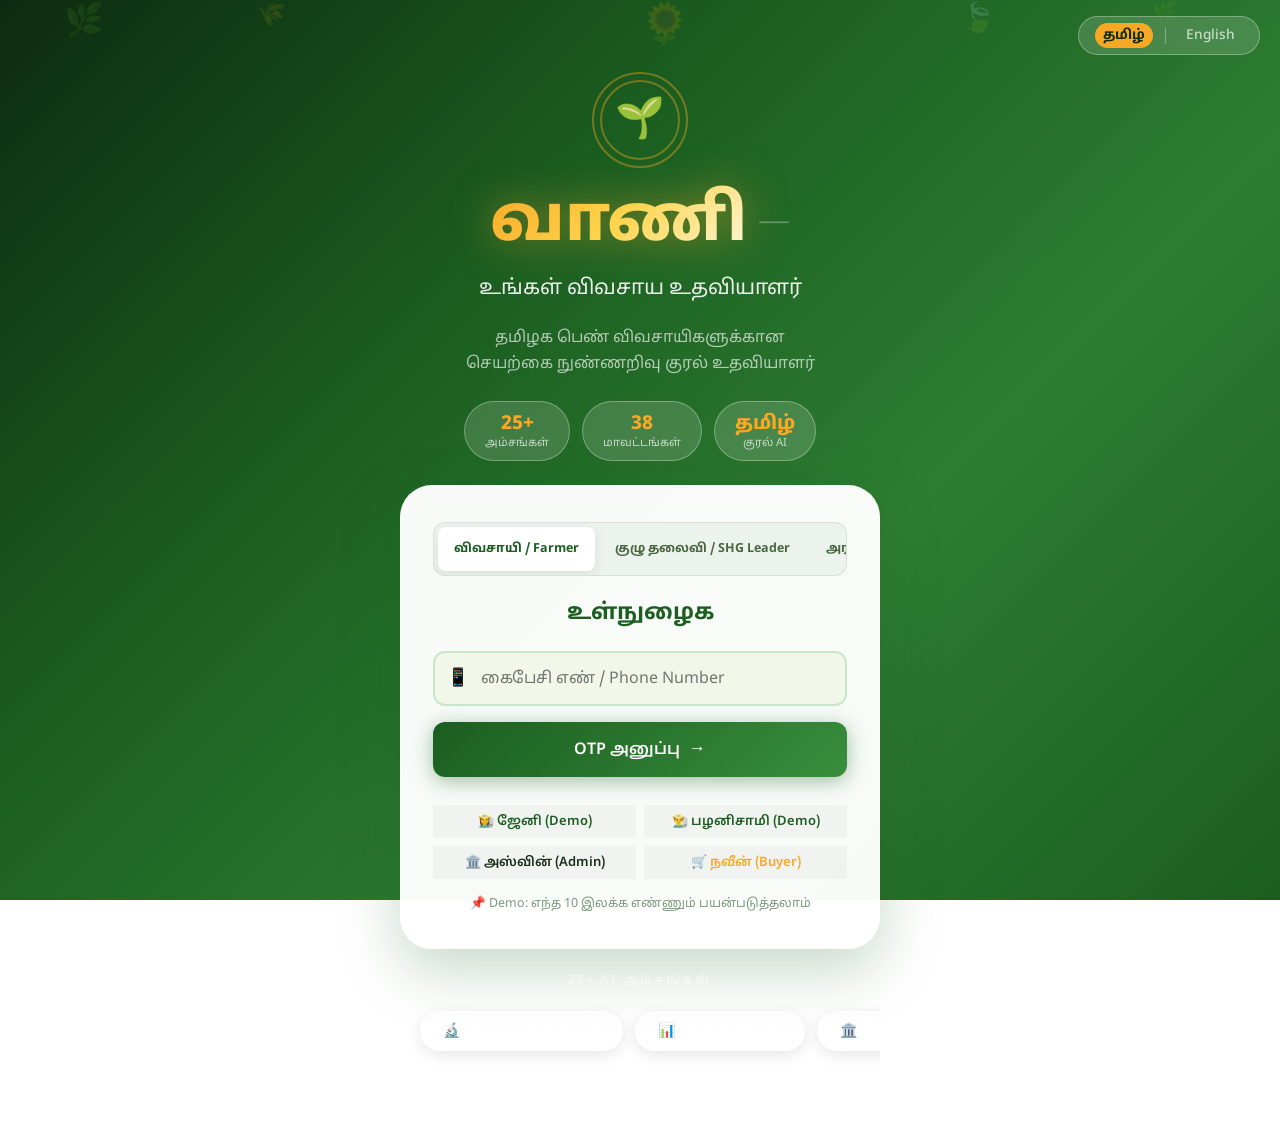
<file: frontend/index.html>
<!DOCTYPE html>
<html lang="ta">
<head>
  <meta charset="UTF-8" />
  <meta name="viewport" content="width=device-width, initial-scale=1.0" />
  <meta http-equiv="Content-Language" content="ta" />
  <title>வாணி — உங்கள் விவசாய உதவியாளர் | VAANI</title>
  <meta name="description" content="VAANI - Tamil Nadu women farmers' AI-powered voice assistant for crop disease, market prices, government schemes, and more.">
  <link rel="preconnect" href="https://fonts.googleapis.com" />
  <link rel="preconnect" href="https://fonts.gstatic.com" crossorigin />
  <link href="https://fonts.googleapis.com/css2?family=Noto+Sans+Tamil:wght@300;400;500;600;700;800&family=Inter:wght@300;400;500;600;700;800&display=swap" rel="stylesheet" />
  <link rel="stylesheet" href="style.css" />
</head>
<body class="landing-page">

  <!-- Animated background -->
  <div class="bg-animated">
    <div class="leaf leaf-1">🌿</div>
    <div class="leaf leaf-2">🌾</div>
    <div class="leaf leaf-3">🌻</div>
    <div class="leaf leaf-4">🍃</div>
    <div class="leaf leaf-5">🌿</div>
  </div>

  <!-- Language Toggle -->
  <div class="lang-toggle-bar">
    <div id="google_translate_element" style="display:none;"></div>
    <button id="lang-ta" class="lang-btn active" onclick="setLang('ta')">தமிழ்</button>
    <span class="lang-sep">|</span>
    <button id="lang-en" class="lang-btn" onclick="setLang('en')">English</button>
  </div>

  <!-- Hero Section -->
  <section class="hero">
    <div class="hero-content">
      <div class="vaani-logo-wrap">
        <div class="vaani-emblem">
          <span class="emblem-leaf">🌱</span>
          <div class="emblem-rings">
            <div class="ring ring-1"></div>
            <div class="ring ring-2"></div>
          </div>
        </div>
      </div>

      <h1 class="hero-title" id="hero-title">
        <span class="title-vaani">வாணி</span>
        <span class="title-divider">—</span>
        <span class="title-sub" id="title-sub">உங்கள் விவசாய உதவியாளர்</span>
      </h1>

      <p class="hero-tagline" id="hero-tagline">
        தமிழக பெண் விவசாயிகளுக்கான செயற்கை நுண்ணறிவு குரல் உதவியாளர்
      </p>

      <div class="hero-stats">
        <div class="stat-pill">
          <span class="stat-num">25+</span>
          <span class="stat-label" id="stat1">அம்சங்கள்</span>
        </div>
        <div class="stat-pill">
          <span class="stat-num">38</span>
          <span class="stat-label" id="stat2">மாவட்டங்கள்</span>
        </div>
        <div class="stat-pill">
          <span class="stat-num">தமிழ்</span>
          <span class="stat-label" id="stat3">குரல் AI</span>
        </div>
      </div>

      <!-- Login Card -->
      <div class="login-card glass-card" id="login-card">
        
        <!-- Role Toggle -->
        <div class="role-toggle">
          <button id="role-farmer" class="role-btn active" onclick="switchRole('farmer')">விவசாயி / Farmer</button>
          <button id="role-leader" class="role-btn" onclick="switchRole('leader')">குழு தலைவி / SHG Leader</button>
          <button id="role-govt" class="role-btn" onclick="switchRole('govt')">அரசு / Govt</button>
          <button id="role-buyer" class="role-btn" onclick="switchRole('buyer')">வாங்குபவர் / Buyer</button>
        </div>

        <h2 class="login-title" id="login-heading">உள்நுழைக</h2>

        <!-- Phone Login -->
        <div id="phone-step" class="login-step active">
          <div class="input-group">
            <span class="input-icon">📱</span>
            <input type="tel" id="phone-input" placeholder="கைபேசி எண் / Phone Number" maxlength="10" inputmode="numeric" />
          </div>
          <button class="btn-primary btn-full" onclick="sendOTP()" id="send-otp-btn">
            <span id="otp-btn-text">OTP அனுப்பு</span>
            <span class="btn-arrow">→</span>
          </button>
          <div class="demo-grid" style="display:grid; grid-template-columns: 1fr 1fr; gap: 8px; margin-top: 12px;">
            <button class="btn-ghost" onclick="demoLogin('farmer')" style="background: rgba(0,0,0,0.03); color: var(--primary); font-weight: 600; padding: 8px; font-size: 13px;" id="farmer-demo-btn">
              👩‍🌾 ஜேனி (Demo)
            </button>
            <button class="btn-ghost" onclick="demoLogin('husband_demo')" style="background: rgba(0,0,0,0.03); color: var(--primary); font-weight: 600; padding: 8px; font-size: 13px;" id="husband-demo-btn">
              👨‍🌾 பழனிசாமி (Demo)
            </button>
            <button class="btn-ghost" onclick="demoLogin('govt')" style="background: rgba(0,0,0,0.03); color: var(--secondary); font-weight: 600; padding: 8px; font-size: 13px;" id="govt-demo-btn">
              🏛️ அஸ்வின் (Admin)
            </button>
            <button class="btn-ghost" onclick="demoLogin('buyer')" style="background: rgba(0,0,0,0.03); color: var(--accent); font-weight: 600; padding: 8px; font-size: 13px;" id="buyer-demo-btn">
              🛒 நவீன் (Buyer)
            </button>
          </div>
          <p class="login-note" id="demo-note">📌 Demo: எந்த 10 இலக்க எண்ணும் பயன்படுத்தலாம்</p>
        </div>

        <!-- OTP Step -->
        <div id="otp-step" class="login-step">
          <p class="otp-sent-msg" id="otp-sent-msg">✅ OTP அனுப்பப்பட்டது</p>
          <div class="otp-inputs" id="otp-inputs">
            <input type="text" class="otp-box" maxlength="1" inputmode="numeric" />
            <input type="text" class="otp-box" maxlength="1" inputmode="numeric" />
            <input type="text" class="otp-box" maxlength="1" inputmode="numeric" />
            <input type="text" class="otp-box" maxlength="1" inputmode="numeric" />
            <input type="text" class="otp-box" maxlength="1" inputmode="numeric" />
            <input type="text" class="otp-box" maxlength="1" inputmode="numeric" />
          </div>
          <button class="btn-primary btn-full" onclick="verifyOTP()" id="verify-btn">
            சரிபார்க்கவும் <span class="btn-arrow">✓</span>
          </button>
          <button class="btn-ghost" onclick="backToPhone()" id="back-btn">← மாற்று</button>
        </div>

        <!-- Onboarding Step -->
        <div id="onboarding-step" class="login-step">
          <h3 class="onboard-title" id="onboard-heading">உங்களை அறிமுகப்படுத்துங்கள்</h3>
          <div class="onboard-form">
            <input type="text" id="ob-name" placeholder="பெயர் / Name" class="ob-input" />
            <select id="ob-district" class="ob-input">
              <option value="">மாவட்டம் தேர்ந்தெடுக்கவும்</option>
            </select>
            <select id="ob-crop" class="ob-input">
              <option value="">முதன்மை பயிர் / Primary Crop</option>
            </select>
            <input type="number" id="ob-land" placeholder="நிலப்பரப்பு (ஏக்கர்) / Land (acres)" class="ob-input" step="0.5" min="0.5" />
            <select id="ob-irrigation" class="ob-input">
              <option value="rain-fed">மழை நீர் / Rain-fed</option>
              <option value="drip">சொட்டு நீர் / Drip</option>
              <option value="canal">கால்வாய் / Canal</option>
              <option value="borewell">போர்வெல் / Borewell</option>
              <option value="tank">குளம் / Tank</option>
            </select>
            <select id="ob-gender" class="ob-input">
              <option value="female">பெண் விவாசயி / Female Farmer</option>
              <option value="male">ஆண் விவாசயி / Male Farmer</option>
            </select>
            <label class="checkbox-row">
              <input type="checkbox" id="ob-shg" />
              <span id="ob-shg-label">சுய உதவி குழு உறுப்பினர் (SHG)</span>
            </label>
            <label class="checkbox-row">
              <input type="checkbox" id="ob-bank" checked />
              <span id="ob-bank-label">வங்கி கணக்கு உள்ளது</span>
            </label>
            <button class="btn-primary btn-full" onclick="completeOnboarding()" id="start-btn">
              வாணியை தொடங்கவும்! 🌱
            </button>
          </div>
        </div>

        <!-- Govt Login Step -->
        <div id="govt-login-step" class="login-step">
          <div class="input-group">
            <span class="input-icon">🆔</span>
            <input type="text" id="govt-id" placeholder="அலுவலர் எண் / Dept ID" />
          </div>
          <div class="input-group">
            <span class="input-icon">🔑</span>
            <input type="password" id="govt-pass" placeholder="கடவுச்சொல் / Password" />
          </div>
          <button class="btn-primary btn-full" id="govt-login-btn" onclick="loginGovt()">
            உள்நுழைக <span class="btn-arrow">→</span>
          </button>
          <button class="btn-ghost btn-full mt-12" id="govt-demo-btn" onclick="demoLogin('govt')" style="margin-top: 12px; background: rgba(0,0,0,0.03); color: var(--primary); font-weight: 600;">
            🚀 1-Click Ashwin (DAO) Demo
          </button>
        </div>

        <!-- Buyer Login Step -->
        <div id="buyer-login-step" class="login-step">
          <div class="input-group">
            <span class="input-icon">👤</span>
            <input type="text" id="buyer-id" placeholder="வணிகர் எண் / Buyer ID" />
          </div>
          <div class="input-group" style="margin-top: 12px;">
            <span class="input-icon">🔑</span>
            <input type="password" id="buyer-pass" placeholder="கடவுச்சொல் / Password" />
          </div>
          <button class="btn-primary btn-full mt-16" onclick="loginBuyer()" id="buyer-login-btn">
            <span id="buyer-login-text">உள்நுழைக (Buyer)</span> <span class="btn-arrow">→</span>
          </button>
          <button class="btn-ghost btn-full" onclick="demoLogin('buyer')" style="margin-top: 12px; background: rgba(0,0,0,0.03); color: var(--primary); font-weight: 600;" id="buyer-demo-btn">
            🚀 1-Click Buyer Demo
          </button>
          <p class="login-note">📌 Demo: ID 'buyer', Pass 'buyer'</p>
        </div>

      </div>

      <!-- Features Preview -->
      <div class="features-preview">
        <p class="features-preview-title" id="features-heading">25+ AI அம்சங்கள்</p>
        <div class="features-pills-scroll" id="features-pills-scroll">
          <!-- Dynamically populated -->
        </div>
      </div>
    </div>
  </section>

  <script>
    // API URL detection similar to app.js
    const API = (window.location.hostname === 'localhost' || window.location.hostname === '127.0.0.1') && window.location.port !== '8000' && window.location.protocol !== 'file:' 
        ? 'http://localhost:8000' 
        : (window.location.protocol === 'file:' ? 'http://localhost:8000' : '');
    const API_BASE = API;
    let currentLang = 'ta';
    let phoneNumber = '';

    const FEATURES_LIST = [
      {icon:'🔬',ta:'நோய் கண்டறிதல்',en:'Crop Disease'},
      {icon:'📊',ta:'சந்தை விலை',en:'Market Prices'},
      {icon:'🏛️',ta:'அரசு திட்டம்',en:'Govt Schemes'},
      {icon:'🤝',ta:'கூட்டு விற்பனை',en:'Collective Sale'},
      {icon:'💳',ta:'கடன் மதிப்பெண்',en:'Credit Score'},
      {icon:'🔍',ta:'போலி கண்டறிதல்',en:'Fake Detector'},
      {icon:'📄',ta:'ஒப்பந்த காப்பு',en:'Contract Reader'},
      {icon:'❄️',ta:'குளிர் சேமிப்பு',en:'Cold Storage'},
      {icon:'🌱',ta:'பயிர் திட்டமிடல்',en:'Crop Planning'},
      {icon:'🐛',ta:'பூச்சி கணிப்பு',en:'Pest Predictor'},
      {icon:'♻️',ta:'கழிவை செல்வமாக்கு',en:'Waste to Wealth'},
      {icon:'🌍',ta:'மண் ஆரோக்கியம்',en:'Soil Health'},
      {icon:'🌤️',ta:'வானிலை கேலண்டர்',en:'Weather Calendar'},
      {icon:'⚖️',ta:'சட்ட கேடயம்',en:'Legal Shield'},
      {icon:'🆘',ta:'பேரிடர் மீட்பு',en:'Disaster Response'},
      {icon:'🛒',ta:'நேரடி சந்தை',en:'D2C Market'},
      {icon:'🏘️',ta:'குழு மையம்',en:'SHG Hub'},
      {icon:'📦',ta:'இருப்பு மேலாண்மை',en:'Inventory Mgmt'},
      {icon:'🏢',ta:'அரசு தளம்',en:'Govt Dashboard'},
      {icon:'🏭',ta:'சிறு பதப்படுத்தல்',en:'Micro Processing'},
      {icon:'💧',ta:'நீர் நுண்ணறிவு',en:'Water Intelligence'},
      {icon:'🌸',ta:'மன நலம்',en:'Wellness'},
      {icon:'👥',ta:'உழவர் சமூகம்',en:'Community'}
    ];

    function renderHeroPills() {
      const scroll = document.getElementById('features-pills-scroll');
      if (!scroll) return;
      scroll.innerHTML = FEATURES_LIST.map((f, i) => `
        <span class="fpill" style="animation-delay: ${0.2 + (i*0.05)}s">
          ${f.icon} ${currentLang === 'ta' ? f.ta : f.en}
        </span>
      `).join('');
    }

    const TRANSLATIONS = {
      ta: {
        title: 'உங்கள் விவசாய உதவியாளர்',
        tagline: 'தமிழக பெண் விவசாயிகளுக்கான செயற்கை நுண்ணறிவு குரல் உதவியாளர்',
        stat1: 'அம்சங்கள்', stat2: 'மாவட்டங்கள்', stat3: 'குரல் AI',
        login: 'உள்நுழைக', otp_btn: 'OTP அனுப்பு', demo_note: '📌 Demo: எந்த 10 இலக்க எண்ணும் பயன்படுத்தலாம்',
        otp_sent: '✅ OTP அனுப்பப்பட்டது', verify: 'சரிபார்க்கவும் ✓', back: '← மாற்று',
        onboard: 'உங்களை அறிமுகப்படுத்துங்கள்', start: 'வாணியை தொடங்கவும்! 🌱',
        shg: 'சுய உதவி குழு உறுப்பினர் (SHG)', bank: 'வங்கி கணக்கு உள்ளது',
        features_heading: '25+ AI அம்சங்கள்',
      },
      en: {
        title: 'Your Farm Assistant',
        tagline: 'AI-powered voice assistant for Tamil Nadu women farmers',
        stat1: 'Features', stat2: 'Districts', stat3: 'Voice AI',
        login: 'Login', otp_btn: 'Send OTP', demo_note: '📌 Demo: Any 10-digit number works',
        otp_sent: '✅ OTP Sent', verify: 'Verify ✓', back: '← Change',
        onboard: 'Tell us about yourself', start: 'Start VAANI! 🌱',
        shg: 'SHG Member', bank: 'Has Bank Account',
        features_heading: '25+ AI Features',
      }
    };

    function setLang(lang) {
      currentLang = lang;
      localStorage.setItem('vaani_lang', lang);
      document.querySelectorAll('.lang-btn').forEach(b => b.classList.remove('active'));
      const activeBtn = document.getElementById('lang-' + lang);
      if(activeBtn) activeBtn.classList.add('active');
      
      renderHeroPills();
      
      // Trigger Google Translate
      const iframe = document.querySelector('iframe.goog-te-menu-frame');
      if (iframe) {
         // This is a common hack to trigger Google Translate dropdown programmatically
         const select = document.querySelector('.goog-te-combo');
         if (select) {
           select.value = lang;
           select.dispatchEvent(new Event('change'));
         }
      } else {
         const select = document.querySelector('.goog-te-combo');
         if (select) {
           select.value = lang;
           select.dispatchEvent(new Event('change'));
         }
      }

      const t = TRANSLATIONS[lang];
      // Keep manual updates as well for structural integrity
      const set = (id, val) => { const el = document.getElementById(id); if(el) el.textContent = val; };
      if (lang === 'ta') {
        set('title-sub', 'உங்கள் விவசாய உதவியாளர்');
        set('hero-tagline', 'தமிழக பெண் விவசாயிகளுக்கான செயற்கை நுண்ணறிவு குரல் உதவியாளர்');
        set('stat1', 'அம்சங்கள்'); set('stat2', 'மாவட்டங்கள்'); set('stat3', 'குரல் AI');
        set('login-heading', 'உள்நுழைக');
        set('otp-btn-text', 'OTP அனுப்பு');
        set('demo-note', '📌 Demo: எந்த 10 இலக்க எண்ணும் பயன்படுத்தலாம்');
        set('otp-sent-msg', '✅ OTP அனுப்பப்பட்டது');
        document.getElementById('verify-btn').innerHTML = 'சரிபார்க்கவும் <span class="btn-arrow">✓</span>';
        set('back-btn', '← மாற்று');
        set('onboard-heading', 'உங்களை அறிமுகப்படுத்துங்கள்');
        set('start-btn', 'வாணியை தொடங்கவும்! 🌱');
        set('ob-shg-label', 'சுய உதவி குழு உறுப்பினர் (SHG)');
        set('ob-bank-label', 'வங்கி கணக்கு உள்ளது');
        set('features-heading', '25+ AI அம்சங்கள்');
        document.getElementById('phone-input').placeholder = 'கைபேசி எண் / Phone Number';
        document.getElementById('ob-name').placeholder = 'பெயர் / Name';
        document.getElementById('ob-land').placeholder = 'நிலப்பரப்பு (ஏக்கர்) / Land (acres)';
        document.getElementById('govt-id').placeholder = 'அலுவலர் எண் / Dept ID';
        document.getElementById('govt-pass').placeholder = 'கடவுச்சொல் / Password';
        const roleF = document.getElementById('role-farmer'); if(roleF) roleF.innerText = 'விவசாயி / Farmer';
        const roleG = document.getElementById('role-govt'); if(roleG) roleG.innerText = 'அரசு / Govt';

        set('fpill-1', '🔬 நோய் கண்டறிதல்');
        set('fpill-2', '📊 சந்தை விலை');
        set('fpill-3', '🏛️ அரசு திட்டம்');
        set('fpill-4', '🤝 கூட்டு விற்பனை');
        set('fpill-5', '⚖️ சட்ட கேடயம்');
        set('fpill-6', '🌤 வானிலை');
        set('fpill-7', '🌱 மண் ஆரோக்கியம்');
        set('fpill-8', '💧 நீர் மேலாண்மை');
        set('fpill-9', '♻️ கழிவு செல்வம்');
        set('fpill-10', '🛒 நேரடி சந்தை');
        
        // Dropdown placeholders
        let distOpts = document.getElementById('ob-district').options;
        if (distOpts.length > 0) distOpts[0].text = 'மாவட்டம் தேர்ந்தெடுக்கவும்';
        let cropOpts = document.getElementById('ob-crop').options;
        if (cropOpts.length > 0) cropOpts[0].text = 'முதன்மை பயிர் / Primary Crop';
        
        // Irrigation
        let irrOpts = document.getElementById('ob-irrigation').options;
        if (irrOpts.length >= 5) {
          irrOpts[0].text = 'மழை நீர் / Rain-fed';
          irrOpts[1].text = 'சொட்டு நீர் / Drip';
          irrOpts[2].text = 'கால்வாய் / Canal';
          irrOpts[3].text = 'போர்வெல் / Borewell';
          irrOpts[4].text = 'குளம் / Tank';
        }
      } else {
        set('title-sub', 'Your Farm Assistant');
        set('hero-tagline', 'AI-powered voice assistant for Tamil Nadu women farmers');
        set('stat1', 'Features'); set('stat2', 'Districts'); set('stat3', 'Voice AI');
        set('login-heading', 'Login');
        set('otp-btn-text', 'Send OTP');
        set('demo-note', '📌 Demo: Any 10-digit number works');
        set('otp-sent-msg', '✅ OTP Sent');
        document.getElementById('verify-btn').innerHTML = 'Verify <span class="btn-arrow">✓</span>';
        set('back-btn', '← Change');
        set('onboard-heading', 'Tell us about yourself');
        set('start-btn', 'Start VAANI! 🌱');
        set('ob-shg-label', 'SHG Member');
        set('ob-bank-label', 'Has Bank Account');
        set('features-heading', '25+ AI Features');
        document.getElementById('phone-input').placeholder = 'Phone Number';
        document.getElementById('ob-name').placeholder = 'Your Name';
        document.getElementById('ob-land').placeholder = 'Land (acres)';
        document.getElementById('govt-id').placeholder = 'Dept ID';
        document.getElementById('govt-pass').placeholder = 'Password';
        const roleFE = document.getElementById('role-farmer'); if(roleFE) roleFE.innerText = 'Farmer';
        const roleGE = document.getElementById('role-govt'); if(roleGE) roleGE.innerText = 'Govt';

        set('fpill-1', '🔬 Crop Disease');
        set('fpill-2', '📊 Market Prices');
        set('fpill-3', '🏛️ Govt Schemes');
        set('fpill-4', '🤝 Collective Sale');
        set('fpill-5', '⚖️ Legal Shield');
        set('fpill-6', '🌤 Weather');
        set('fpill-7', '🌱 Soil Health');
        set('fpill-8', '💧 Water Mgmt');
        set('fpill-9', '♻️ Waste to Wealth');
        set('fpill-10', '🛒 D2C Market');
        
        // Dropdown placeholders
        let distOpts = document.getElementById('ob-district').options;
        if (distOpts.length > 0) distOpts[0].text = 'Select District';
        let cropOpts = document.getElementById('ob-crop').options;
        if (cropOpts.length > 0) cropOpts[0].text = 'Select Primary Crop';
        
        // Irrigation
        let irrOpts = document.getElementById('ob-irrigation').options;
        if (irrOpts.length >= 5) {
          irrOpts[0].text = 'Rain-fed';
          irrOpts[1].text = 'Drip Irrigation';
          irrOpts[2].text = 'Canal';
          irrOpts[3].text = 'Borewell';
          irrOpts[4].text = 'Tank / Pond';
        }
      }
      document.documentElement.lang = lang === 'ta' ? 'ta' : 'en';
    }

    async function loadDropdowns() {
      const districtSel = document.getElementById('ob-district');
      const cropSel = document.getElementById('ob-crop');
      
      const addOption = (sel, val, text) => {
        const opt = document.createElement('option');
        opt.value = val;
        opt.textContent = text || val;
        sel.appendChild(opt);
      };

      try {
        const controller = new AbortController();
        const timeoutId = setTimeout(() => controller.abort(), 3000);
        const resp = await fetch(`${API}/api/market/crops-list`, { signal: controller.signal });
        clearTimeout(timeoutId);
        
        if (!resp.ok) throw new Error("API failed");
        const data = await resp.json();
        
        (data.districts || []).forEach(d => addOption(districtSel, d));
        (data.crops || []).forEach(c => addOption(cropSel, c));
      } catch(e) {
        // Fallback districts
        const districts = ['Chennai','Coimbatore','Madurai','Thanjavur','Salem','Tirunelveli','Erode','Tiruchirappalli'];
        districts.forEach(d => addOption(districtSel, d));
        
        // Fallback crops
        const crops = ['paddy','tomato','onion','banana','sugarcane','cotton','groundnut'];
        crops.forEach(c => addOption(cropSel, c));
      }
    }

    function showStep(step) {
      document.querySelectorAll('.login-step').forEach(s => s.classList.remove('active'));
      document.getElementById(step).classList.add('active');
    }

    function sendOTP() {
      const ph = document.getElementById('phone-input').value.trim();
      if (ph.length !== 10 || isNaN(ph)) {
        shake(document.getElementById('phone-input'));
        return;
      }
      phoneNumber = ph;
      const btn = document.getElementById('send-otp-btn');
      btn.innerHTML = '<span class="spinner"></span>';
      setTimeout(() => {
        btn.innerHTML = 'OTP அனுப்பு <span class="btn-arrow">→</span>';
        showStep('otp-step');
        setupOTPInputs();
      }, 1200);
    }

    function setupOTPInputs() {
      const boxes = document.querySelectorAll('.otp-box');
      boxes.forEach((box, i) => {
        box.value = '';
        box.addEventListener('input', e => {
          if (box.value.length === 1 && i < boxes.length - 1) boxes[i+1].focus();
        });
        box.addEventListener('keydown', e => {
          if (e.key === 'Backspace' && !box.value && i > 0) boxes[i-1].focus();
        });
      });
      boxes[0].focus();
    }

    async function verifyOTP() {
      const otp = [...document.querySelectorAll('.otp-box')].map(b => b.value).join('');
      if (otp.length !== 6) { shake(document.getElementById('otp-inputs')); return; }
      const btn = document.getElementById('verify-btn');
      btn.innerHTML = '<span class="spinner"></span>';
      
      // 1. Try local first
      const existing = localStorage.getItem('vaani_farmer');
      if (existing) {
        setTimeout(() => {
            btn.innerHTML = '✅ சரிபார்க்கப்பட்டது';
            window.location.href = 'dashboard.html';
        }, 1000);
        return;
      }

      // 2. Try Backend Search by Phone
      try {
        const res = await fetch(`${API}/api/farmer/login?phone=${phoneNumber}`);
        if (res.ok) {
            const data = await res.json();
            localStorage.setItem('vaani_farmer', JSON.stringify(data));
            btn.innerHTML = '✅ மீண்டும் வருக! (Welcome Back)';
            setTimeout(() => window.location.href = 'dashboard.html', 1200);
            return;
        }
      } catch(e) { console.warn("Search failed", e); }

      // 3. New User Onboarding
      setTimeout(() => {
        btn.innerHTML = '✅ சரிபார்க்கப்பட்டது';
        setTimeout(() => showStep('onboarding-step'), 800);
      }, 1500);
    }

    function demoLogin(role) {
      let demoUser = {};
      let btnId = 'demo-login-btn';

      if (role === 'leader') {
        demoUser = {
          farmer_id: 'shg_leader_jeni',
          name: 'லட்சுமி (Lakshimi)',
          phone: '9000000001',
          district: 'Coimbatore',
          village: 'Othakalmandabam',
          gender: 'female',
          is_shg_leader: true,
          shg_name: 'Kovai otk magalir kulu',
          shg_id: 'shg_kovai_01',
          shg_member: true,
          member_count: 35,
          inventory: ['Tomato', 'Onion', 'Paddy', 'Sugarcane', 'Corn', 'Groundnut']
        };
      } else if (role === 'husband_demo') {
        demoUser = {
          farmer_id: 'farmer_husband_01',
          name: 'Palaniswamy',
          phone: '9876543211',
          district: 'Coimbatore',
          village: 'Othakalmandabam',
          gender: 'male',
          crops: ['banana', 'coconut'],
          land_size: 5,
          irrigation_type: 'borewell',
          shg_member: false,
          bank_account: true,
          credit_score: 450
        };
      } else if (role === 'govt') {
        demoUser = { 
            farmer_id: 'govt_ashwin', 
            name: 'Ashwin', 
            designation: 'DAO', 
            department: 'Department of Agriculture',
            is_govt: true, 
            gender: 'male',
            district: 'Coimbatore' 
        };
        btnId = 'govt-demo-btn';
      } else if (role === 'buyer') {
        demoUser = { 
            farmer_id: 'buyer_naveen', 
            name: 'Naveen', 
            is_buyer: true, 
            gender: 'male',
            district: 'Coimbatore' 
        };
        btnId = 'buyer-demo-btn';
      } else {
        demoUser = {
          farmer_id: 'farmer_jeni_01',
          name: 'Jeni',
          phone: '9876543210',
          district: 'Coimbatore',
          village: 'Othakalmandabam',
          gender: 'female',
          crops: ['paddy', 'tomato', 'sugarcane'],
          land_size: 2,
          irrigation_type: 'drip',
          shg_member: true,
          bank_account: true,
          credit_score: 500
        };
      }
      
      localStorage.setItem('vaani_farmer', JSON.stringify(demoUser));
      const btn = document.getElementById(btnId);
      if (btn) btn.innerHTML = '<span class="spinner"></span>';
      
      setTimeout(() => {
        if (btn) btn.innerHTML = '✅ உள்ளே செல்கிறது...';
        window.location.href = 'dashboard.html';
      }, 800);
    }

    function backToPhone() { showStep('phone-step'); }

    function switchRole(role) {
      document.querySelectorAll('.role-btn').forEach(b => b.classList.remove('active'));
      const activeBtn = document.getElementById('role-' + role);
      if(activeBtn) activeBtn.classList.add('active');

      if (role === 'farmer') {
        showStep('phone-step');
        document.getElementById('demo-login-btn').innerHTML = '🚀 1-Click Jeni (Farmer) Demo';
        document.getElementById('demo-login-btn').onclick = () => demoLogin('farmer');
      } else if (role === 'leader') {
        showStep('phone-step');
        document.getElementById('demo-login-btn').innerHTML = '👑 1-Click Lakshimi (Leader) Demo';
        document.getElementById('demo-login-btn').onclick = () => demoLogin('leader');
      } else if (role === 'govt') {
        showStep('govt-login-step');
      } else {
        showStep('buyer-login-step');
      }
    }

    function loginGovt() {
      const id = document.getElementById('govt-id').value;
      const pass = document.getElementById('govt-pass').value;
      if (id === 'admin' && pass === 'admin') {
        const btn = document.getElementById('govt-login-btn');
        btn.innerHTML = '✅ சரிபார்க்கப்பட்டது';
        btn.style.background = 'var(--success)';
        localStorage.setItem('vaani_farmer', JSON.stringify({ farmer_id: 'govt_admin', name: 'Government Admin', is_govt: true }));
        setTimeout(() => window.location.href = 'dashboard.html', 1000);
      } else {
        shake(document.getElementById('govt-login-step'));
        alert(currentLang === 'ta' ? 'தவறான உள்நுழைவு' : 'Invalid Credentials');
      }
    }

    function loginBuyer() {
      const id = document.getElementById('buyer-id').value;
      const pass = document.getElementById('buyer-pass').value;
      if (id === 'buyer' && pass === 'buyer') {
        const btn = document.getElementById('buyer-login-btn');
        btn.innerHTML = '✅ சரிபார்க்கப்பட்டது';
        btn.style.background = 'var(--success)';
        localStorage.setItem('vaani_farmer', JSON.stringify({ farmer_id: 'buyer_001', name: 'சந்தை வாங்குபவர்', is_buyer: true, district: 'Coimbatore' }));
        setTimeout(() => window.location.href = 'dashboard.html', 1000);
      } else {
        shake(document.getElementById('buyer-login-step'));
        alert(currentLang === 'ta' ? 'தவறான உள்நுழைவு' : 'Invalid Credentials');
      }
    }

    async function completeOnboarding() {
      const name = document.getElementById('ob-name').value.trim();
      const district = document.getElementById('ob-district').value;
      const crop = document.getElementById('ob-crop').value;
      const land = parseFloat(document.getElementById('ob-land').value) || 1;
      const irrigation = document.getElementById('ob-irrigation').value;
      const gender = document.getElementById('ob-gender').value;
      
      const shgEl = document.getElementById('ob-shg');
      const shg = shgEl ? shgEl.checked : false;
      
      const bankEl = document.getElementById('ob-bank');
      const bank = bankEl ? bankEl.checked : true;

      if (!name || !district || district === "" || district === "Select District" || district === "மாவட்டம் தேர்ந்தெடுக்கவும்") { 
        alert(currentLang === 'ta' ? 'பெயர் மற்றும் மாவட்டம் தேவை' : 'Name and District are required'); 
        return; 
      }

      const farmer = { 
        name, 
        phone: phoneNumber || 'demo_' + Date.now(), 
        district, 
        crops: crop && crop !== "Select Primary Crop" && crop !== "முதன்மை பயிர் / Primary Crop" ? [crop] : [], 
        land_size: land, 
        irrigation_type: irrigation, 
        gender: gender,
        shg_member: shg, 
        bank_account: bank 
      };

      const btn = document.getElementById('start-btn');
      const originalText = btn.innerHTML;
      btn.innerHTML = '<span class="spinner"></span>';
      btn.style.opacity = '0.8';

      try {
        const controller = new AbortController();
        const timeoutId = setTimeout(() => controller.abort(), 4000);
        
        const resp = await fetch(`${API}/api/farmer/register`, { 
          method: 'POST', 
          headers: {'Content-Type':'application/json'}, 
          body: JSON.stringify(farmer),
          signal: controller.signal
        });
        
        clearTimeout(timeoutId);
        const data = await resp.json();
        farmer.farmer_id = data.farmer_id || 'demo_' + Date.now();
        localStorage.setItem('vaani_farmer', JSON.stringify(farmer));
      } catch(e) {
        console.error("Registration failed, using fallback UI", e);
        farmer.farmer_id = 'demo_' + Date.now();
        localStorage.setItem('vaani_farmer', JSON.stringify(farmer));
      }

      btn.style.opacity = '1';
      btn.innerHTML = currentLang === 'ta' ? '✅ வெற்றி! திரைக்கு செல்கிறோம்...' : '✅ Success! Redirecting...';
      btn.style.background = 'var(--success)';
      
      setTimeout(() => { window.location.href = 'dashboard.html'; }, 800);
    }

    function shake(el) {
      el.classList.add('shake');
      setTimeout(() => el.classList.remove('shake'), 600);
    }

    // Load saved lang on load
    document.addEventListener('DOMContentLoaded', () => { 
      const savedLang = localStorage.getItem('vaani_lang') || 'ta';
      setTimeout(()=>setLang(savedLang), 500); 
    });
    if (document.readyState !== 'loading') { 
      const savedLang = localStorage.getItem('vaani_lang') || 'ta';
      setTimeout(()=>setLang(savedLang), 500); 
    }
  </script>
  <script type="text/javascript">
    function googleTranslateElementInit() {
      new google.translate.TranslateElement({pageLanguage: 'ta', includedLanguages: 'en,ta', autoDisplay: false}, 'google_translate_element');
    }
  </script>
  <script type="text/javascript" src="https://translate.google.com/translate_a/element.js?cb=googleTranslateElementInit"></script>
</body>
</html>
</file>
<file: frontend/style.css>
/* =====================================================
   VAANI — Tamil Nadu Women Farmers AI Assistant
   Global CSS Design System
   ===================================================== */

/* Google Fonts */
@import url('https://fonts.googleapis.com/css2?family=Noto+Sans+Tamil:wght@300;400;500;600;700;800&family=Inter:wght@300;400;500;600;700;800&display=swap');

/* ---- Design Tokens ---- */
:root {
  --primary: #1B5E20;
  --primary-light: #2E7D32;
  --primary-mid: #388E3C;
  --primary-pale: #C8E6C9;
  --accent: #F9A825;
  --accent-light: #FFD54F;
  --accent-dark: #F57F17;
  --bg: #F1F8E9;
  --bg-card: #FFFFFF;
  --bg-dark: #0D2B10;
  --alert: #C62828;
  --alert-light: #FFEBEE;
  --success: #2E7D32;
  --warning: #E65100;
  --text-primary: #1A2E1A;
  --text-secondary: #4A6741;
  --text-muted: #7A9A7A;
  --gold: #F9A825;
  --glass: rgba(255, 255, 255, 0.15);
  --glass-border: rgba(255, 255, 255, 0.3);
  --shadow-sm: 0 2px 12px rgba(27, 94, 32, 0.10);
  --shadow-md: 0 8px 32px rgba(27, 94, 32, 0.18);
  --shadow-lg: 0 20px 60px rgba(27, 94, 32, 0.25);
  --radius-sm: 12px;
  --radius-md: 20px;
  --radius-lg: 32px;
  --radius-xl: 48px;
  --transition: all 0.4s cubic-bezier(0.165, 0.84, 0.44, 1);
  --transition-fast: all 0.2s cubic-bezier(0.165, 0.84, 0.44, 1);
  --font-tamil: 'Noto Sans Tamil', 'Latha', sans-serif;
  --font-en: 'Inter', sans-serif;
}

/* ---- Reset & Base ---- */
*, *::before, *::after { box-sizing: border-box; margin: 0; padding: 0; }
html { scroll-behavior: smooth; }
body {
  font-family: var(--font-tamil);
  background: var(--bg);
  color: var(--text-primary);
  min-height: 100vh;
  overflow-x: hidden;
  -webkit-font-smoothing: antialiased;
}
button { cursor: pointer; border: none; outline: none; font-family: inherit; }
input, select, textarea { font-family: inherit; outline: none; }
a { text-decoration: none; color: inherit; }
img { max-width: 100%; }

/* =====================================================
   LANDING PAGE
   ===================================================== */

.landing-page {
  background: linear-gradient(135deg, #0D2B10 0%, #1B5E20 35%, #2E7D32 65%, #1B5E20 100%);
  background-attachment: fixed;
  background-repeat: no-repeat;
  background-size: cover;
  min-height: 100vh;
  position: relative;
  overflow-x: hidden;
  overflow-y: auto;
}

/* Animated Floating Leaves — fixed so they don't push content */
.bg-animated { position: fixed; inset: 0; pointer-events: none; z-index: 0; overflow: hidden; }

.leaf {
  position: absolute;
  font-size: 2rem;
  animation: floatLeaf linear infinite;
  opacity: 0.15;
}
.leaf-1 { left: 5%; animation-duration: 18s; animation-delay: 0s; animation-name: floatLeaf1; }
.leaf-2 { left: 20%; font-size: 1.5rem; animation-duration: 22s; animation-delay: -5s; animation-name: floatLeaf2; }
.leaf-3 { left: 50%; font-size: 2.5rem; animation-duration: 15s; animation-delay: -8s; animation-name: floatLeaf3; }
.leaf-4 { left: 75%; font-size: 1.8rem; animation-duration: 20s; animation-delay: -3s; animation-name: floatLeaf4; }
.leaf-5 { left: 90%; font-size: 1.3rem; animation-duration: 25s; animation-delay: -12s; animation-name: floatLeaf5; }

@keyframes floatLeaf1 { 0%{top:110%;transform:rotate(0deg)} 100%{top:-10%;transform:rotate(360deg)} }
@keyframes floatLeaf2 { 0%{top:110%;transform:rotate(-20deg)} 100%{top:-10%;transform:rotate(180deg)} }
@keyframes floatLeaf3 { 0%{top:110%;transform:rotate(45deg)} 100%{top:-10%;transform:rotate(-180deg)} }
@keyframes floatLeaf4 { 0%{top:110%;transform:rotate(10deg)} 100%{top:-10%;transform:rotate(280deg)} }
@keyframes floatLeaf5 { 0%{top:110%;transform:rotate(-30deg)} 100%{top:-10%;transform:rotate(120deg)} }

/* Language Toggle */
.lang-toggle-bar {
  position: fixed; top: 16px; right: 20px;
  display: flex; align-items: center; gap: 8px;
  background: var(--glass); backdrop-filter: blur(12px);
  border: 1px solid var(--glass-border);
  border-radius: 40px; padding: 6px 16px;
  z-index: 100;
}
.lang-btn {
  background: transparent; color: rgba(255,255,255,0.7);
  font-size: 0.85rem; font-weight: 500; padding: 4px 8px;
  border-radius: 20px; transition: var(--transition);
}
.lang-btn.active {
  background: var(--accent); color: var(--bg-dark);
  font-weight: 700;
}
.lang-sep { color: rgba(255,255,255,0.3); }

/* Hero */
.hero {
  position: relative; z-index: 1;
  min-height: 100vh;
  display: flex; align-items: flex-start; justify-content: center;
  padding: 80px 20px 60px;
}
.hero-content {
  max-width: 480px; width: 100%;
  text-align: center;
  display: flex; flex-direction: column; align-items: center; gap: 24px;
}

/* VAANI Emblem */
.vaani-logo-wrap { position: relative; display: inline-block; }
.vaani-emblem {
  width: 80px; height: 80px;
  display: flex; align-items: center; justify-content: center;
  position: relative;
}
.emblem-leaf { font-size: 2.5rem; position: relative; z-index: 2; animation: pulse 2s ease-in-out infinite; }
.emblem-rings { position: absolute; inset: 0; }
.ring {
  position: absolute; border-radius: 50%;
  border: 2px solid rgba(249, 168, 37, 0.4);
  animation: expandRing 2.5s ease-out infinite;
}
.ring-1 { inset: 0; animation-delay: 0s; }
.ring-2 { inset: -8px; animation-delay: 1.25s; }

@keyframes expandRing {
  0% { transform: scale(1); opacity: 0.8; }
  100% { transform: scale(1.8); opacity: 0; }
}
@keyframes pulse {
  0%, 100% { transform: scale(1); }
  50% { transform: scale(1.08); }
}

/* Hero Title */
.hero-title {
  display: flex; align-items: center; justify-content: center;
  gap: 12px; flex-wrap: wrap;
}
.title-vaani {
  font-size: clamp(2.5rem, 8vw, 4rem);
  font-weight: 800;
  background: linear-gradient(135deg, var(--accent) 0%, var(--accent-light) 50%, #FFF8E1 100%);
  -webkit-background-clip: text; -webkit-text-fill-color: transparent;
  background-clip: text;
  letter-spacing: -1px;
  text-shadow: none;
  filter: drop-shadow(0 0 20px rgba(249, 168, 37, 0.5));
}
.title-divider { color: rgba(255,255,255,0.3); font-weight: 300; font-size: 2rem; }
.title-sub {
  font-size: clamp(1rem, 3.5vw, 1.3rem);
  color: rgba(255,255,255,0.9);
  font-weight: 400;
}

.hero-tagline {
  font-size: clamp(0.85rem, 3vw, 1rem);
  color: rgba(255,255,255,0.65);
  line-height: 1.6;
  max-width: 360px;
}

/* Stats Pills */
.hero-stats { display: flex; gap: 12px; flex-wrap: wrap; justify-content: center; }
.stat-pill {
  background: var(--glass); backdrop-filter: blur(10px);
  border: 1px solid var(--glass-border);
  border-radius: 40px; padding: 10px 20px;
  display: flex; flex-direction: column; align-items: center;
  transition: var(--transition);
  animation: slideInDown 0.6s backwards;
}
.stat-pill:nth-child(2) { animation-delay: 0.1s; }
.stat-pill:nth-child(3) { animation-delay: 0.2s; }

.stat-pill:hover { background: rgba(249,168,37,0.3); transform: translateY(-5px) scale(1.05); border-color: var(--accent); }
.stat-num { font-size: 1.2rem; font-weight: 800; color: var(--accent); }
.stat-label { font-size: 0.7rem; color: rgba(255,255,255,0.7); }

/* Glass Card */
.glass-card {
  background: rgba(255,255,255,0.97);
  border-radius: var(--radius-lg);
  box-shadow: var(--shadow-lg);
  border: 1px solid rgba(255,255,255,0.5);
  width: 100%;
  overflow: hidden;
}

/* Login Card */
.login-card { padding: 36px 32px; }

/* Role Toggle */
.role-toggle {
  display: flex;
  margin-bottom: 24px;
  background: rgba(27, 94, 32, 0.05);
  border-radius: 12px;
  padding: 4px;
  gap: 4px;
  border: 1px solid rgba(27, 94, 32, 0.1);
  align-items: stretch;
  overflow-x: auto;
  scrollbar-width: none;
  -ms-overflow-style: none;
}

.role-toggle::-webkit-scrollbar {
  display: none;
}

.role-btn {
  flex: 1;
  flex-shrink: 0;
  border: none;
  padding: 12px 16px;
  border-radius: 8px;
  background: transparent;
  font-weight: 700;
  color: var(--text-secondary);
  cursor: pointer;
  font-size: 0.78rem;
  transition: all 0.3s cubic-bezier(0.4, 0, 0.2, 1);
  white-space: nowrap;
  display: flex;
  align-items: center;
  justify-content: center;
  text-align: center;
  min-height: 44px;
  min-width: max-content;
}

.role-btn:hover {
  background: rgba(255, 255, 255, 0.6);
  color: var(--primary);
  transform: translateY(-2px);
}

.role-btn.active {
  background: #fff;
  box-shadow: 0 4px 12px rgba(0,0,0,0.08);
  color: var(--primary);
}

.role-btn.active:hover {
  transform: translateY(0);
  background: #fff;
  box-shadow: var(--shadow-sm);
}
.login-title {
  font-size: 1.4rem; font-weight: 700;
  color: var(--primary); margin-bottom: 24px;
  text-align: center;
}

.login-step { display: none; flex-direction: column; gap: 16px; }
.login-step.active { display: flex; }

.input-group {
  display: flex; align-items: center;
  background: var(--bg); border: 2px solid var(--primary-pale);
  border-radius: var(--radius-sm); overflow: hidden;
  transition: var(--transition);
}
.input-group:focus-within { border-color: var(--primary); background: white; transform: scale(1.02); box-shadow: 0 0 0 4px rgba(27, 94, 32, 0.1); }
.input-icon { padding: 14px 12px; font-size: 1.1rem; }
.input-group input {
  flex: 1; padding: 14px 12px 14px 0;
  border: none; background: transparent;
  font-size: 1rem; color: var(--text-primary);
}

.btn-primary {
  background: linear-gradient(135deg, var(--primary) 0%, var(--primary-mid) 100%);
  color: white; padding: 16px 24px;
  border-radius: var(--radius-sm); font-size: 1rem; font-weight: 600;
  display: flex; align-items: center; justify-content: center; gap: 8px;
  transition: var(--transition);
  box-shadow: 0 4px 20px rgba(27, 94, 32, 0.4);
}
.btn-primary:hover {
  transform: translateY(-2px);
  box-shadow: 0 8px 32px rgba(27, 94, 32, 0.55);
  background: linear-gradient(135deg, var(--primary-light) 0%, var(--primary-mid) 100%);
}
.btn-primary:active { transform: translateY(0); }
.btn-full { width: 100%; }
.btn-arrow { font-size: 1.1rem; }
.btn-ghost {
  background: transparent; color: var(--text-muted);
  font-size: 0.85rem; padding: 8px; text-align: center;
  transition: var(--transition);
}
.btn-ghost:hover { color: var(--primary); }

.login-note { font-size: 0.78rem; color: var(--text-muted); text-align: center; }

/* OTP */
.otp-sent-msg { font-size: 0.9rem; color: var(--success); text-align: center; font-weight: 600; }
.otp-inputs { display: flex; gap: 8px; justify-content: center; }
.otp-box {
  width: 44px; height: 52px;
  border: 2px solid var(--primary-pale);
  border-radius: var(--radius-sm); text-align: center;
  font-size: 1.3rem; font-weight: 700; color: var(--primary);
  transition: var(--transition);
}
.otp-box:focus { border-color: var(--primary); background: var(--bg); }

/* Onboarding */
.onboard-title { font-size: 1.1rem; font-weight: 700; color: var(--primary); text-align: center; }
.onboard-form { display: flex; flex-direction: column; gap: 12px; margin-top: 4px; }
.ob-input {
  width: 100%; padding: 12px 16px;
  border: 2px solid var(--primary-pale);
  border-radius: var(--radius-sm);
  font-size: 0.9rem; color: var(--text-primary);
  background: var(--bg); transition: var(--transition);
  font-family: var(--font-tamil);
}
.ob-input:focus { border-color: var(--primary); background: white; }
.checkbox-row {
  display: flex; align-items: center; gap: 10px;
  cursor: pointer; font-size: 0.9rem; color: var(--text-secondary);
}
.checkbox-row input[type="checkbox"] {
  width: 18px; height: 18px; accent-color: var(--primary); cursor: pointer;
}

/* Features Preview */
.features-preview { width: 100%; }
.features-preview-title {
  font-size: 0.8rem; font-weight: 600; color: rgba(255,255,255,0.5);
  text-transform: uppercase; letter-spacing: 2px;
  margin-bottom: 12px; text-align: center;
}
.features-pills-scroll {
  display: flex; gap: 8px; overflow-x: auto;
  padding-bottom: 8px; scrollbar-width: none;
}
.features-pills-scroll::-webkit-scrollbar { display: none; }
.fpill {
  background: var(--glass); backdrop-filter: blur(8px);
  border: 1px solid var(--glass-border);
  border-radius: 40px; padding: 8px 16px;
  font-size: 0.8rem; color: rgba(255,255,255,0.85);
  white-space: nowrap; flex-shrink: 0;
  transition: var(--transition);
  animation: fadeInRight 0.5s backwards;
}
.fpill:nth-child(1) { animation-delay: 0.3s; }
.fpill:nth-child(2) { animation-delay: 0.4s; }
.fpill:nth-child(3) { animation-delay: 0.5s; }
.fpill:nth-child(4) { animation-delay: 0.6s; }

.fpill:hover { background: rgba(249,168,37,0.3); color: var(--accent); transform: scale(1.1); box-shadow: 0 4px 12px rgba(249,168,37,0.3); }

/* Spinner */
.spinner {
  display: inline-block; width: 20px; height: 20px;
  border: 3px solid rgba(255,255,255,0.3);
  border-top-color: white;
  border-radius: 50%;
  animation: spin 0.8s linear infinite;
}
@keyframes spin { to { transform: rotate(360deg); } }

/* Shake animation */
.shake { animation: shake 0.5s ease-in-out; }
@keyframes shake {
  0%,100%{transform:translateX(0)}
  20%{transform:translateX(-8px)}
  40%{transform:translateX(8px)}
  60%{transform:translateX(-5px)}
  80%{transform:translateX(5px)}
}

/* =====================================================
   DASHBOARD PAGE
   ===================================================== */

.dashboard-page {
  background: var(--bg);
  min-height: 100vh;
  padding-bottom: 80px;
}

/* Top Bar */
.topbar {
  background: linear-gradient(135deg, var(--primary) 0%, var(--primary-light) 100%);
  padding: 16px 20px;
  display: flex; align-items: center; justify-content: space-between;
  position: sticky; top: 0; z-index: 50;
  box-shadow: 0 4px 20px rgba(27, 94, 32, 0.3);
}
.topbar-left { display: flex; align-items: center; gap: 12px; }
.topbar-logo { font-size: 1.5rem; font-weight: 800; color: var(--accent); }
.topbar-farmer-name { font-size: 0.9rem; font-weight: 600; color: rgba(255,255,255,0.9); }
.topbar-district { font-size: 0.73rem; color: rgba(255,255,255,0.6); }
.topbar-right { display: flex; align-items: center; gap: 10px; }
.topbar-profile {
  width: 38px; height: 38px; border-radius: 50%;
  background: var(--accent); color: var(--primary);
  display: flex; align-items: center; justify-content: center;
  font-size: 1.1rem; font-weight: 800; cursor: pointer;
  transition: var(--transition);
}
.topbar-profile:hover { transform: scale(1.1); }

/* Alert Strip */
.alert-strip {
  background: linear-gradient(90deg, #D32F2F 0%, #B71C1C 100%);
  padding: 10px 20px;
  display: flex; align-items: center; gap: 10px;
  overflow: hidden;
  box-shadow: 0 4px 10px rgba(0,0,0,0.1);
}
.alert-strip-icon { font-size: 1.1rem; flex-shrink: 0; animation: alertBlink 1.5s step-end infinite; }
.alert-strip-text {
  font-size: 0.82rem; color: white; font-weight: 600;
  white-space: nowrap;
  animation: scrollText 25s linear infinite;
  display: inline-block;
  padding-left: 100%;
}
@keyframes alertBlink { 0%,100%{opacity:1} 50%{opacity:0.6} }
@keyframes scrollText {
  0% { transform: translateX(0); }
  100% { transform: translateX(-200%); }
}

#radio-btn.playing {
    background: var(--accent) !important;
    animation: radioPulse 1.5s infinite;
    box-shadow: 0 0 20px var(--accent);
}

@keyframes radioPulse {
    0% { transform: scale(1); box-shadow: 0 0 0 0 rgba(249, 168, 37, 0.7); }
    70% { transform: scale(1.15); box-shadow: 0 0 0 15px rgba(249, 168, 37, 0); }
    100% { transform: scale(1); box-shadow: 0 0 0 0 rgba(249, 168, 37, 0); }
}

/* Voice Section */
.voice-section {
  padding: 24px 20px 16px;
  display: flex; flex-direction: column; align-items: center; gap: 16px;
}
.voice-subtitle {
  font-size: 0.85rem; color: var(--text-muted); text-align: center;
}

.voice-btn-wrap { position: relative; display: inline-block; }
.voice-ripple {
  position: absolute; inset: -12px;
  border-radius: 50%; border: 2px solid var(--primary-mid);
  opacity: 0; pointer-events: none;
}
.voice-btn-wrap.recording .voice-ripple {
  animation: rippleOut 1.2s ease-out infinite;
}
.voice-btn-wrap.recording .voice-ripple:nth-child(2) { animation-delay: 0.4s; }
.voice-btn-wrap.recording .voice-ripple:nth-child(3) { animation-delay: 0.8s; }
@keyframes rippleOut {
  0% { transform: scale(1); opacity: 0.7; }
  100% { transform: scale(2); opacity: 0; }
}

#voice-btn {
  width: 88px; height: 88px; border-radius: 50%;
  background: linear-gradient(135deg, var(--primary) 0%, var(--primary-mid) 100%);
  color: white; font-size: 2rem;
  display: flex; align-items: center; justify-content: center;
  box-shadow: 0 8px 32px rgba(27, 94, 32, 0.45);
  transition: var(--transition); cursor: pointer; border: none;
  position: relative; z-index: 1;
}
#voice-btn:hover { transform: scale(1.06); box-shadow: 0 12px 40px rgba(27, 94, 32, 0.55); }
#voice-btn.recording {
  background: linear-gradient(135deg, var(--alert) 0%, #E53935 100%);
  box-shadow: 0 8px 32px rgba(198, 40, 40, 0.45);
  animation: voicePulse 0.8s ease-in-out infinite;
}
@keyframes voicePulse {
  0%,100%{transform:scale(1)} 50%{transform:scale(1.07)}
}

.pulse-animation {
  animation: pulse-ring 1.5s infinite;
  box-shadow: 0 0 15px var(--accent);
}

@keyframes pulse-ring {
  0% { transform: scale(0.9); box-shadow: 0 0 0 0 rgba(249, 168, 37, 0.7); }
  70% { transform: scale(1.1); box-shadow: 0 0 0 10px rgba(249, 168, 37, 0); }
  100% { transform: scale(0.9); box-shadow: 0 0 0 0 rgba(249, 168, 37, 0); }
}

.voice-transcript {
  min-height: 40px; padding: 10px 20px;
  background: white; border-radius: var(--radius-md);
  font-size: 0.9rem; color: var(--primary);
  text-align: center; width: 100%;
  border: 2px solid var(--primary-pale);
  font-weight: 500; transition: var(--transition);
  display: none;
}
.voice-transcript.visible { display: block; }

/* Features Grid */
.features-section { padding: 0 16px 16px; }
.section-title {
  font-size: 0.78rem; font-weight: 700; color: var(--text-muted);
  text-transform: uppercase; letter-spacing: 2px;
  padding: 0 4px 12px;
}
.features-grid {
  display: grid; grid-template-columns: repeat(4, 1fr);
  gap: 10px;
}
@media (max-width: 480px) {
  .features-grid { grid-template-columns: repeat(2, 1fr); }
}
@media (min-width: 481px) and (max-width: 768px) {
  .features-grid { grid-template-columns: repeat(3, 1fr); }
}

.feature-card {
  background: white;
  border-radius: var(--radius-md);
  padding: 16px 10px;
  display: flex; flex-direction: column; align-items: center;
  gap: 8px; cursor: pointer;
  box-shadow: var(--shadow-sm);
  border: 2px solid transparent;
  transition: var(--transition);
  text-align: center;
  position: relative; overflow: hidden;
}
.feature-card::before {
  content: '';
  position: absolute; inset: 0;
  background: linear-gradient(135deg, transparent, rgba(27,94,32,0.04));
  opacity: 0; transition: var(--transition);
}
.feature-card:hover {
  transform: translateY(-8px) scale(1.02);
  box-shadow: 0 12px 40px rgba(27, 94, 32, 0.15);
  border-color: var(--primary);
}
.feature-card:hover::before { opacity: 1; }
.feature-card:active { transform: translateY(-2px) scale(0.98); }

.feature-card.alert-card { border-color: rgba(198, 40, 40, 0.2); }
.feature-card.alert-card .feature-icon { background: rgba(198,40,40,0.1); }

.feature-icon {
  width: 48px; height: 48px; border-radius: 14px;
  background: linear-gradient(135deg, var(--bg) 0%, var(--primary-pale) 100%);
  display: flex; align-items: center; justify-content: center;
  font-size: 1.4rem;
  transition: var(--transition);
}
.feature-card:hover .feature-icon {
  background: linear-gradient(135deg, var(--primary) 0%, var(--primary-light) 100%);
  color: white;
  transform: scale(1.1) rotate(10deg);
  box-shadow: 0 4px 15px rgba(27, 94, 32, 0.3);
}
.feature-name-ta {
  font-size: 0.73rem; font-weight: 700;
  color: var(--primary); line-height: 1.3;
}
.feature-name-en {
  font-size: 0.62rem; color: var(--text-muted); font-family: var(--font-en);
}

/* 20 AI Features Horizontal Scroll for Dashboard */
.features-pills-section {
  padding: 20px 0;
  background: linear-gradient(135deg, #1B5E20 0%, #0D2B10 100%);
  margin-bottom: 24px;
}

.features-pills-title {
  font-size: 0.85rem;
  font-weight: 800;
  color: #FFFFFF;
  text-transform: uppercase;
  letter-spacing: 2.5px;
  text-align: center;
  margin-bottom: 16px;
  font-family: var(--font-en);
}

.features-pills-scroll {
  display: flex;
  gap: 12px;
  overflow-x: auto;
  padding: 10px 20px 15px;
  scrollbar-width: none;
}

.features-pills-scroll::-webkit-scrollbar {
  display: none;
}

.fpill {
  background: rgba(255, 255, 255, 0.15);
  backdrop-filter: blur(12px);
  border: 1px solid rgba(255, 255, 255, 0.3);
  border-radius: 50px;
  padding: 10px 22px;
  font-size: 0.88rem;
  color: #FFFFFF;
  white-space: nowrap;
  flex-shrink: 0;
  display: flex;
  align-items: center;
  gap: 10px;
  transition: var(--transition);
  cursor: pointer;
  box-shadow: 0 4px 15px rgba(0,0,0,0.1);
}

.fpill i {
  font-style: normal;
  font-size: 1.2rem;
  filter: drop-shadow(0 2px 4px rgba(0,0,0,0.2));
}

.fpill:hover {
  background: rgba(255, 255, 255, 0.25);
  transform: translateY(-3px) scale(1.03);
  box-shadow: 0 8px 25px rgba(0,0,0,0.2);
  border-color: #FFFFFF;
}

/* Bottom Nav */
.bottom-nav {
  position: fixed; bottom: 0; left: 0; right: 0;
  background: white; padding: 8px 0 12px;
  display: grid; grid-template-columns: repeat(4, 1fr);
  border-top: 1px solid var(--primary-pale);
  box-shadow: 0 -8px 32px rgba(27, 94, 32, 0.12);
  z-index: 50;
}
.nav-item {
  display: flex; flex-direction: column; align-items: center; gap: 4px;
  cursor: pointer; padding: 6px 0; transition: var(--transition);
  color: var(--text-muted);
}
.nav-item.active { color: var(--primary); transform: translateY(-2px); }
.nav-item.active .nav-icon { transform: scale(1.2); }
.nav-item:hover { color: var(--primary); transform: translateY(-2px); }
.nav-icon { font-size: 1.3rem; transition: var(--transition); }
.nav-label { font-size: 0.65rem; font-weight: 600; }

/* =====================================================
   MODAL SYSTEM
   ===================================================== */

.modal-overlay {
  position: fixed; inset: 0;
  background: rgba(0,0,0,0.55); backdrop-filter: blur(4px);
  z-index: 200; display: flex; align-items: flex-end;
  animation: fadeIn 0.2s ease;
}
.modal-overlay.center-modal { align-items: center; justify-content: center; padding: 20px; }
@keyframes fadeIn { from{opacity:0} to{opacity:1} }

.modal-sheet {
  background: white; border-radius: 28px 28px 0 0;
  width: 100%; max-height: 90vh; overflow-y: auto;
  padding: 24px 20px 32px;
  animation: slideUp 0.35s cubic-bezier(0.4, 0, 0.2, 1);
  scrollbar-width: thin; scrollbar-color: var(--primary-pale) transparent;
}
.modal-overlay.center-modal .modal-sheet {
  border-radius: 24px; max-width: 520px; max-height: 85vh;
}
@keyframes slideUp {
  from { transform: translateY(100%); }
  to { transform: translateY(0); }
}

.modal-handle {
  width: 40px; height: 4px; border-radius: 2px;
  background: var(--primary-pale); margin: 0 auto 20px; display: block;
}
.modal-header {
  display: flex; align-items: center; justify-content: space-between;
  margin-bottom: 20px;
}
.modal-title-ta { font-size: 1.2rem; font-weight: 800; color: var(--primary); }
.modal-title-en { font-size: 0.78rem; color: var(--text-muted); font-family: var(--font-en); }
.modal-close {
  width: 32px; height: 32px; border-radius: 50%;
  background: var(--bg); color: var(--text-muted);
  display: flex; align-items: center; justify-content: center;
  font-size: 1rem; cursor: pointer; transition: var(--transition);
  flex-shrink: 0;
}
.modal-close:hover { background: var(--primary-pale); color: var(--primary); }

/* =====================================================
   FEATURE UI COMPONENTS
   ===================================================== */

/* Info Card */
.info-card {
  background: var(--bg-card); border-radius: var(--radius-md);
  padding: 18px; margin-bottom: 12px;
  border-left: 5px solid var(--primary);
  box-shadow: var(--shadow-sm);
  transition: var(--transition);
  animation: fadeInUp 0.4s backwards;
}
.info-card:hover { transform: translateX(5px); box-shadow: var(--shadow-md); }
.info-card.accent { border-left-color: var(--accent); }
.info-card.alert { border-left-color: var(--alert); background: var(--alert-light); }
.info-card.success { border-left-color: var(--success); background: #F1F8E9; }

/* Result Card */
.result-card {
  background: white; border-radius: var(--radius-md);
  padding: 20px; margin-bottom: 16px;
  box-shadow: var(--shadow-sm);
  border: 1px solid var(--primary-pale);
  transition: var(--transition);
  animation: fadeInUp 0.5s cubic-bezier(0.165, 0.84, 0.44, 1) backwards;
}
.result-card:hover { transform: translateY(-3px); box-shadow: var(--shadow-md); border-color: var(--primary); }
.result-label { font-size: 0.72rem; color: var(--text-muted); font-weight: 600; text-transform: uppercase; letter-spacing: 1px; margin-bottom: 4px; }
.result-value { font-size: 1.1rem; font-weight: 700; color: var(--primary); }
.result-value.large { font-size: 1.8rem; }
.result-value.accent { color: var(--accent-dark); }

/* Severity Badge */
.badge {
  display: inline-flex; align-items: center; gap: 6px;
  padding: 6px 14px; border-radius: 40px;
  font-size: 0.8rem; font-weight: 700;
}
.badge-low { background: #E8F5E9; color: var(--success); }
.badge-medium { background: #FFF8E1; color: var(--accent-dark); }
.badge-high { background: #FFF3E0; color: #E65100; }
.badge-critical { background: var(--alert-light); color: var(--alert); }
.badge-fair { background: #E8F5E9; color: var(--success); }
.badge-unfair { background: #FFF3E0; color: var(--warning); }
.badge-dangerous { background: var(--alert-light); color: var(--alert); }

/* Form Row */
.form-row { display: flex; flex-direction: column; gap: 8px; margin-bottom: 14px; }
.form-label { font-size: 0.82rem; font-weight: 600; color: var(--text-secondary); }
.form-input {
  padding: 14px 18px; border: 2px solid var(--primary-pale);
  border-radius: var(--radius-sm); font-size: 0.95rem;
  color: var(--text-primary); background: var(--bg);
  transition: var(--transition); width: 100%;
  font-family: var(--font-tamil);
}
.form-input:focus { border-color: var(--primary); background: white; transform: scale(1.01); box-shadow: 0 4px 15px rgba(27, 94, 32, 0.08); }
.form-select { appearance: none; background-image: url("data:image/svg+xml,%3Csvg xmlns='http://www.w3.org/2000/svg' width='12' height='8'%3E%3Cpath d='M1 1l5 5 5-5' stroke='%231B5E20' stroke-width='2' fill='none'/%3E%3C/svg%3E"); background-repeat: no-repeat; background-position: right 16px center; padding-right: 40px; }

/* Price Display */
.price-big {
  font-size: 2.8rem; font-weight: 800;
  color: var(--primary);
  line-height: 1;
}
.price-unit { font-size: 0.9rem; color: var(--text-muted); font-weight: 500; }

/* Trend Chart Placeholder */
.chart-wrap {
  background: var(--bg); border-radius: var(--radius-md);
  padding: 16px; min-height: 150px;
  display: flex; align-items: center; justify-content: center;
  margin: 12px 0;
}

/* Credit Score Gauge */
.score-gauge-wrap {
  display: flex; flex-direction: column; align-items: center; gap: 8px;
  padding: 24px 0;
}
.score-circle {
  width: 140px; height: 140px; border-radius: 50%;
  position: relative; display: flex; align-items: center; justify-content: center;
  background: conic-gradient(var(--primary) calc(var(--pct) * 3.6deg), var(--primary-pale) 0deg);
  transition: var(--transition);
}
.score-circle::before {
  content: ''; position: absolute;
  inset: 12px; border-radius: 50%;
  background: white; z-index: 1;
}
.score-num {
  font-size: 2rem; font-weight: 800; color: var(--primary);
  position: relative; z-index: 2;
}

/* Mandi List */
.mandi-list { list-style: none; display: flex; flex-direction: column; gap: 8px; }
.mandi-item {
  display: flex; align-items: center; justify-content: space-between;
  padding: 12px 16px; background: var(--bg); border-radius: var(--radius-sm);
}
.mandi-name { font-size: 0.88rem; font-weight: 600; color: var(--text-primary); }
.mandi-price { font-size: 0.95rem; font-weight: 700; color: var(--primary); }
.mandi-dist { font-size: 0.72rem; color: var(--text-muted); }

/* Fraud Alert */
.fraud-alert {
  background: var(--alert-light); border: 2px solid var(--alert);
  border-radius: var(--radius-md); padding: 16px;
  display: flex; gap: 12px; align-items: flex-start;
  animation: slideInDown 0.4s backwards;
}
.fraud-alert-icon { font-size: 1.5rem; flex-shrink: 0; }
.fraud-alert-text { font-size: 0.88rem; color: var(--alert); font-weight: 600; line-height: 1.5; }

/* Scheme Card */
.scheme-card {
  background: white; border-radius: var(--radius-md);
  padding: 18px; margin-bottom: 12px;
  box-shadow: var(--shadow-sm);
  border: 1px solid var(--primary-pale);
  transition: var(--transition);
  animation: fadeInUp 0.5s backwards;
}
.scheme-card:hover { transform: translateY(-4px); box-shadow: var(--shadow-md); border-color: var(--primary); }
.scheme-name-ta { font-size: 1rem; font-weight: 700; color: var(--primary); margin-bottom: 4px; }
.scheme-name-en { font-size: 0.78rem; color: var(--text-muted); font-family: var(--font-en); margin-bottom: 10px; }
.scheme-benefit {
  background: #E8F5E9; padding: 8px 14px; border-radius: 8px;
  font-size: 0.85rem; font-weight: 700; color: var(--success);
  display: inline-block; margin-bottom: 10px;
}
.scheme-docs { font-size: 0.8rem; color: var(--text-secondary); line-height: 1.5; }
.scheme-apply-btn {
  background: var(--primary); color: white;
  padding: 10px 20px; border-radius: var(--radius-sm);
  font-size: 0.85rem; font-weight: 600; margin-top: 12px;
  display: inline-flex; align-items: center; gap: 6px;
  transition: var(--transition);
}
.scheme-apply-btn:hover { background: var(--primary-light); }

/* Weather Card */
.weather-day {
  display: flex; align-items: center; gap: 12px;
  padding: 10px 0; border-bottom: 1px solid var(--primary-pale);
}
.weather-day:last-child { border-bottom: none; }
.weather-date-col { width: 60px; font-size: 0.72rem; color: var(--text-muted); }
.weather-icon-col { width: 28px; text-align: center; font-size: 1.1rem; }
.weather-desc-col { flex: 1; font-size: 0.82rem; color: var(--text-secondary); }
.weather-rain { font-size: 0.78rem; color: #1565C0; font-weight: 600; }
.weather-temp { font-size: 0.82rem; font-weight: 700; color: var(--primary); }

/* Mood Emoji Row */
.mood-row { display: flex; justify-content: space-around; margin: 16px 0; }
.mood-btn {
  width: 52px; height: 52px; border-radius: 50%; font-size: 1.5rem;
  background: var(--bg); border: 3px solid transparent;
  display: flex; align-items: center; justify-content: center;
  cursor: pointer; transition: var(--transition);
}
.mood-btn:hover { transform: scale(1.15); }
.mood-btn.selected { border-color: var(--primary); background: var(--primary-pale); }

/* Map placeholder */
.map-placeholder {
  background: linear-gradient(135deg, #E8F5E9 0%, #C8E6C9 100%);
  border-radius: var(--radius-md);
  height: 180px; display: flex; align-items: center; justify-content: center;
  font-size: 3rem; margin: 12px 0;
  border: 2px dashed var(--primary-pale);
  transition: var(--transition);
}
.map-placeholder:hover { border-color: var(--primary); background: linear-gradient(135deg, #C8E6C9 0%, #A5D6A7 100%); transform: scale(1.02); }

/* Upload Area */
.upload-area {
  border: 2px dashed var(--primary-pale); border-radius: var(--radius-md);
  padding: 32px; text-align: center; cursor: pointer;
  background: var(--bg); transition: var(--transition);
}
.upload-area:hover { border-color: var(--primary); background: white; }
.upload-icon { font-size: 2.5rem; margin-bottom: 8px; }
.upload-text { font-size: 0.88rem; color: var(--text-muted); }

/* Voice read button */
.voice-read-btn {
  display: flex; align-items: center; gap: 8px;
  padding: 10px 18px; background: var(--bg);
  border: 2px solid var(--primary-pale); border-radius: var(--radius-sm);
  font-size: 0.85rem; color: var(--primary); font-weight: 600;
  cursor: pointer; transition: var(--transition);
  width: 100%; justify-content: center; margin-top: 12px;
}
.voice-read-btn:hover { background: var(--primary-pale); }

/* Success/Error States */
.success-state {
  text-align: center; padding: 32px 20px;
  display: flex; flex-direction: column; align-items: center; gap: 12px;
}
.success-icon { font-size: 3rem; animation: bounceIn 0.5s; }
@keyframes bounceIn {
  0%{transform:scale(0)} 60%{transform:scale(1.2)} 100%{transform:scale(1)}
}
.success-title { font-size: 1.3rem; font-weight: 800; color: var(--success); }
.success-msg { font-size: 0.9rem; color: var(--text-secondary); line-height: 1.5; }

/* Loading State */
.loading-state {
  text-align: center; padding: 40px 20px;
  display: flex; flex-direction: column; align-items: center; gap: 16px;
}
.loading-leaf { font-size: 2.5rem; animation: spinLeaf 1s linear infinite; }
@keyframes spinLeaf { to { transform: rotate(360deg); } }
.loading-text { font-size: 0.9rem; color: var(--text-muted); }

/* QR Code Display */
.qr-display {
  display: flex; flex-direction: column; align-items: center; gap: 8px;
  padding: 20px; background: var(--bg); border-radius: var(--radius-md);
}
.qr-display img { width: 140px; height: 140px; border-radius: 8px; }
.qr-label { font-size: 0.75rem; color: var(--text-muted); }

/* Score breakdown bars */
.score-bar-row { margin-bottom: 10px; }
.score-bar-label {
  display: flex; justify-content: space-between;
  font-size: 0.8rem; color: var(--text-secondary); margin-bottom: 4px;
}
.score-bar-track {
  height: 8px; background: var(--primary-pale); border-radius: 4px; overflow: hidden;
}
.score-bar-fill {
  height: 100%; background: linear-gradient(90deg, var(--primary), var(--primary-mid));
  border-radius: 4px; transition: width 1s ease;
}

/* Mandi map items */
.mandi-card {
  background: white; border-radius: var(--radius-sm);
  padding: 14px 16px; border: 1px solid var(--primary-pale);
  display: flex; justify-content: space-between; align-items: center;
  box-shadow: var(--shadow-sm);
}

/* Divider */
.divider { height: 1px; background: var(--primary-pale); margin: 16px 0; }

/* Scrollbar styling */
::-webkit-scrollbar { width: 4px; }
::-webkit-scrollbar-track { background: transparent; }
::-webkit-scrollbar-thumb { background: var(--primary-pale); border-radius: 4px; }

/* Responsive helpers */
@media (max-width: 400px) {
  .login-card { padding: 24px 20px; }
  .voice-btn { width: 76px; height: 76px; }
}

/* Utility classes */
.mt-8 { margin-top: 8px; }
.mt-12 { margin-top: 12px; }
.mt-16 { margin-top: 16px; }
.mb-8 { margin-bottom: 8px; }
.mb-12 { margin-bottom: 12px; }
.text-center { text-align: center; }
.text-muted { color: var(--text-muted); }
.text-primary { color: var(--primary); }
.text-accent { color: var(--accent-dark); }
.fw-bold { font-weight: 700; }
.hidden { display: none !important; }
.flex-row { display: flex; flex-direction: row; gap: 10px; }
.flex-col { display: flex; flex-direction: column; gap: 8px; }
.w-full { width: 100%; }
/* Mic in Input */
.input-with-mic {
  position: relative;
  display: flex !important;
  align-items: center;
}
.input-with-mic .form-input {
  padding-right: 48px !important;
}
.mic-inline-btn {
  position: absolute;
  right: 12px;
  background: none;
  border: none;
  font-size: 1.2rem;
  color: var(--primary);
  opacity: 0.6;
  transition: var(--transition);
  padding: 4px;
  z-index: 5;
}
.mic-inline-btn:hover {
  opacity: 1;
  transform: scale(1.1);
}

/* Speaker near info */
.info-with-speaker {
  position: relative !important;
  padding-right: 48px !important;
}
.speaker-inline-btn {
  position: absolute;
  right: 12px;
  top: 50%;
  transform: translateY(-50%);
  background: none;
  border: none;
  font-size: 1.2rem;
  color: var(--primary);
  opacity: 0.6;
  transition: var(--transition);
  z-index: 5;
}
.speaker-inline-btn:hover {
  opacity: 1;
  transform: translateY(-50%) scale(1.1);
}

.spinner {
  width: 20px;
  height: 20px;
  border: 3px solid rgba(255,255,255,0.3);
  border-radius: 50%;
  border-top-color: #fff;
  animation: spin 1s ease-in-out infinite;
}
@keyframes spin {
  to { transform: rotate(360deg); }
}

/* Entry Animations */
@keyframes fadeInUp {
  from { opacity: 0; transform: translateY(20px); }
  to { opacity: 1; transform: translateY(0); }
}
@keyframes fadeInRight {
  from { opacity: 0; transform: translateX(20px); }
  to { opacity: 1; transform: translateX(0); }
}
@keyframes slideInDown {
  from { opacity: 0; transform: translateY(-20px); }
  to { opacity: 1; transform: translateY(0); }
}

/* Custom Scrollbar */
::-webkit-scrollbar { width: 8px; }
::-webkit-scrollbar-track { background: var(--bg); }
::-webkit-scrollbar-thumb { background: var(--primary-pale); border-radius: 4px; transition: 0.3s; }
::-webkit-scrollbar-thumb:hover { background: var(--primary-mid); }

/* Apply entry animation to grid items */
.features-grid .feature-card {
  animation: fadeInUp 0.5s cubic-bezier(0.165, 0.84, 0.44, 1) backwards;
}
.features-grid .feature-card:nth-child(1) { animation-delay: 0.05s; }
.features-grid .feature-card:nth-child(2) { animation-delay: 0.1s; }
.features-grid .feature-card:nth-child(3) { animation-delay: 0.15s; }
.features-grid .feature-card:nth-child(4) { animation-delay: 0.2s; }
.features-grid .feature-card:nth-child(5) { animation-delay: 0.25s; }
.features-grid .feature-card:nth-child(6) { animation-delay: 0.3s; }
.features-grid .feature-card:nth-child(7) { animation-delay: 0.35s; }
.features-grid .feature-card:nth-child(8) { animation-delay: 0.4s; }
.features-grid .feature-card:nth-child(n+9) { animation-delay: 0.45s; }

/* Google Translate Overrides */
.goog-te-banner-frame.skiptranslate { display: none !important; }
.goog-logo-link { display: none !important; }
.goog-te-gadget { color: transparent !important; }
body { top: 0px !important; position: static !important; }
#goog-gt-tt { display: none !important; top: 0px !important; }
.goog-tooltip skiptranslate { display: none !important; }
</file>
